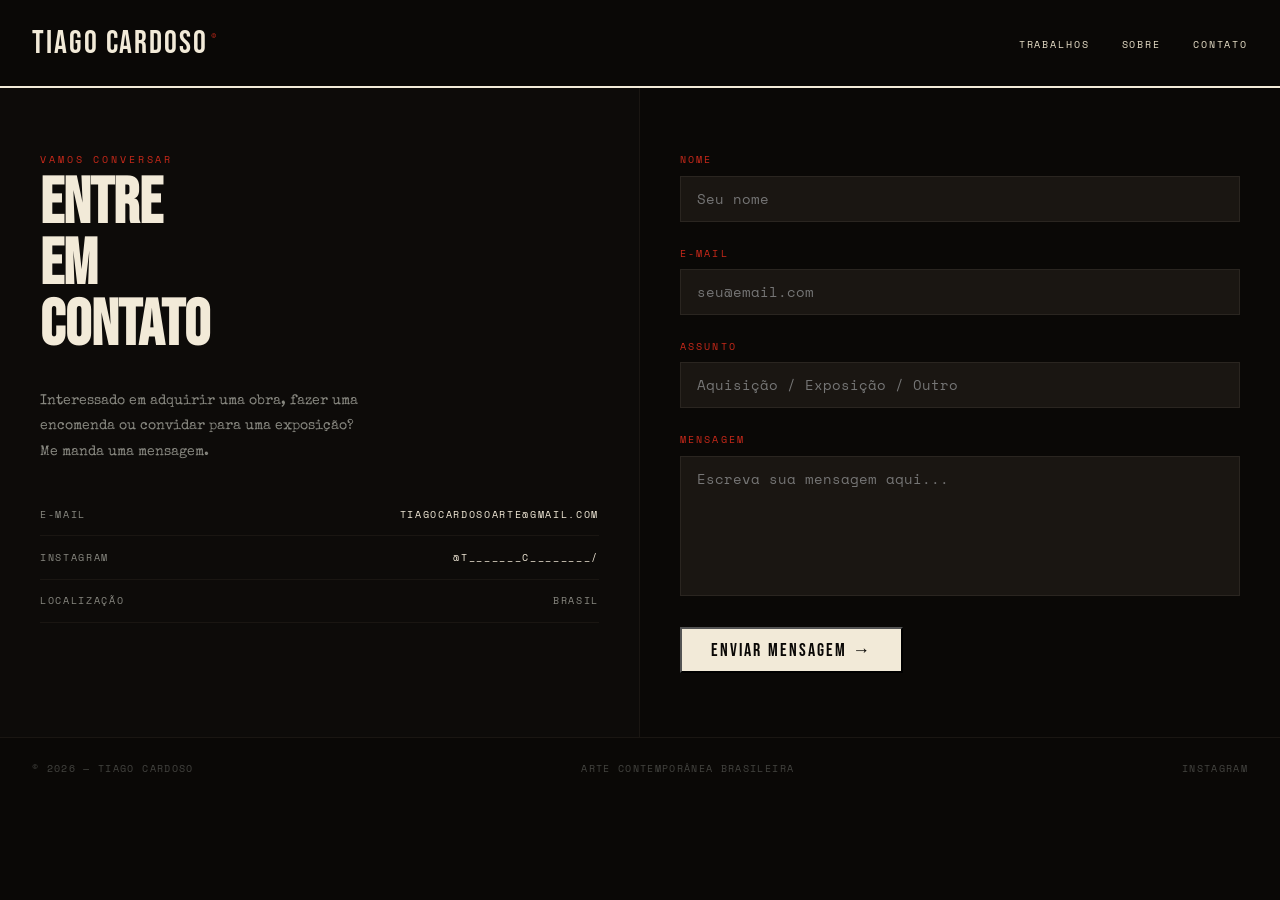
<file: contato.html>
<!DOCTYPE html>
<html lang="pt-BR">
<head>
  <meta charset="UTF-8">
  <meta name="viewport" content="width=device-width, initial-scale=1.0">
  <title>Contato — Obra Bruta</title>
  <link rel="stylesheet" href="style.css">
  <link rel="preconnect" href="https://fonts.googleapis.com">
  <link rel="preconnect" href="https://fonts.gstatic.com" crossorigin>
  <link href="https://fonts.googleapis.com/css2?family=Bebas+Neue&family=Special+Elite&family=Space+Mono:ital,wght@0,400;0,700;1,400&display=swap" rel="stylesheet">
</head>
<body>

  <nav class="nav">
    <a href="index.html" class="nav-logo">Tiago Cardoso</a>
    <button class="nav-toggle" aria-label="Menu" id="navToggle">
      <span></span><span></span><span></span>
    </button>
    <ul class="nav-links" id="navLinks">
      <li><a href="index.html#galeria">Trabalhos</a></li>
      <li><a href="index.html#sobre">Sobre</a></li>
      <li><a href="contato.html">Contato</a></li>
    </ul>
  </nav>

  <div class="contato-layout">
    <div class="contato-info">
      <span class="section-label">Vamos conversar</span>
      <h1 class="contato-title">Entre<br>em<br>Contato</h1>
      <p class="contato-desc">
        Interessado em adquirir uma obra, fazer uma encomenda ou convidar para uma exposição? Me manda uma mensagem.
      </p>
      <div class="contato-links">
        <div class="contato-link-item">
          <span>E-mail</span>
          
          <a href="mailto:seu@email.com">tiagocardosoarte@gmail.com</a>
        </div>
        <div class="contato-link-item">
          <span>Instagram</span>
          
          <a href="https://www.instagram.com/t_______c________/" target="_blank" rel="noopener">@t_______c________/</a>
        </div>
        <div class="contato-link-item">
          <span>Localização</span>
          <span>Brasil</span>
        </div>
      </div>
    </div>

    <div class="contato-form">
      <form id="contatoForm" action="https://formspree.io/f/xaqvgjzn" method="POST">
      
        <div class="form-group">
          <label class="form-label" for="nome">Nome</label>
          <input class="form-input" type="text" id="nome" name="nome" placeholder="Seu nome" required>
        </div>
        <div class="form-group">
          <label class="form-label" for="email">E-mail</label>
          <input class="form-input" type="email" id="email" name="email" placeholder="seu@email.com" required>
        </div>
        <div class="form-group">
          <label class="form-label" for="assunto">Assunto</label>
          <input class="form-input" type="text" id="assunto" name="assunto" placeholder="Aquisição / Exposição / Outro">
        </div>
        <div class="form-group">
          <label class="form-label" for="mensagem">Mensagem</label>
          <textarea class="form-textarea" id="mensagem" name="mensagem" placeholder="Escreva sua mensagem aqui..." required></textarea>
        </div>
        <button type="submit" class="btn-solid">Enviar Mensagem →</button>
        <p id="formMsg" style="margin-top: 1rem; font-size: 0.7rem; color: #888; display: none;"></p>
      </form>
    </div>
  </div>

  <footer class="footer">
    <span>© 2026 — Tiago Cardoso</span>
    <span>Arte Contemporânea Brasileira</span>
    <span><a href="https://instagram.com/" target="_blank" rel="noopener">Instagram</a></span>
  </footer>

  <script src="script.js"></script>
  <script>
    
    document.getElementById('contatoForm').addEventListener('submit', function(e) {
      const btn = this.querySelector('button[type=submit]');
      const msg = document.getElementById('formMsg');
      btn.textContent = 'Enviando...';
      btn.disabled = true;

      setTimeout(() => {
        msg.textContent = 'Mensagem enviada! Respondo em breve.';
        msg.style.display = 'block';
        msg.style.color = '#f5c518';
      }, 1500);
    });
  </script>
</body>
</html>
</file>
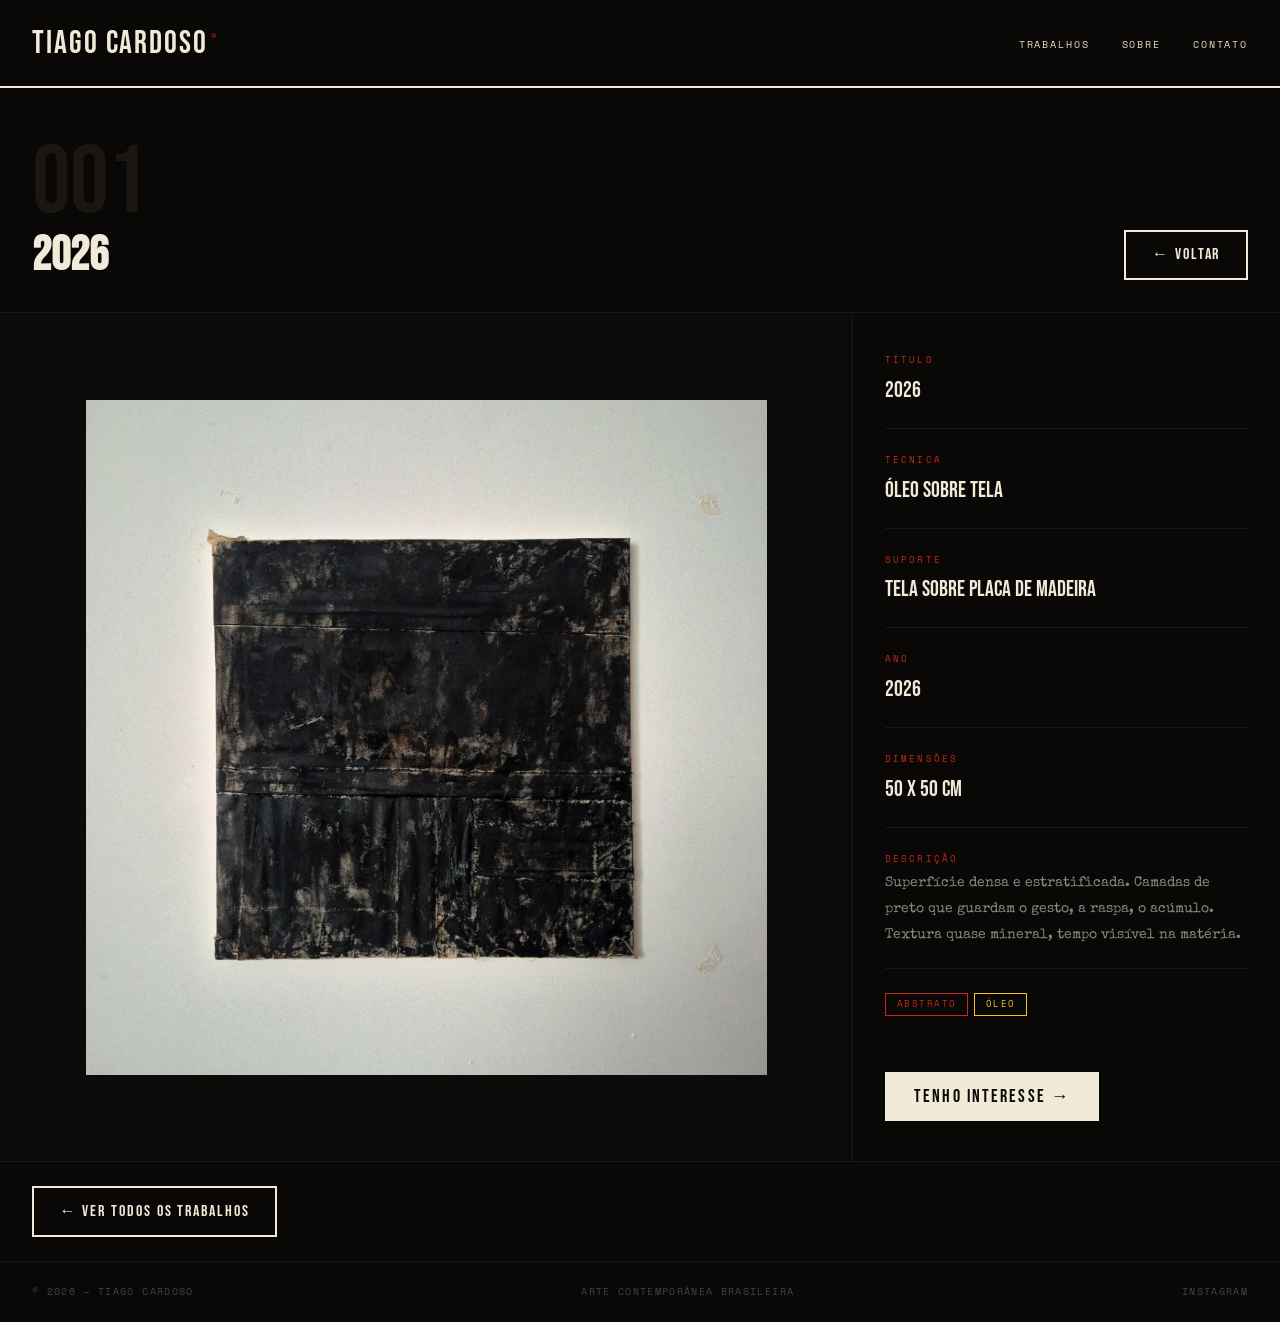
<file: obra.html>
<!DOCTYPE html>
<html lang="pt-BR">
<head>
  <meta charset="UTF-8">
  <meta name="viewport" content="width=device-width, initial-scale=1.0">
  <title>Obra — Obra Bruta</title>
  <link rel="stylesheet" href="style.css">
  <link rel="preconnect" href="https://fonts.googleapis.com">
  <link rel="preconnect" href="https://fonts.gstatic.com" crossorigin>
  <link href="https://fonts.googleapis.com/css2?family=Bebas+Neue&family=Special+Elite&family=Space+Mono:ital,wght@0,400;0,700;1,400&display=swap" rel="stylesheet">
</head>
<body>

  <nav class="nav">
    <a href="index.html" class="nav-logo">Tiago Cardoso</a>
    <button class="nav-toggle" aria-label="Menu" id="navToggle">
      <span></span><span></span><span></span>
    </button>
    <ul class="nav-links" id="navLinks">
      <li><a href="index.html#galeria">Trabalhos</a></li>
      <li><a href="index.html#sobre">Sobre</a></li>
      <li><a href="contato.html">Contato</a></li>
    </ul>
  </nav>

  <div class="obra-header">
    <div>
      <div class="obra-num-big" id="obraNum">001</div>
      <h1 class="obra-title-big" id="obraTitulo">Sem Título em Preto</h1>
    </div>
    <a href="index.html#galeria" class="btn-outline">← Voltar</a>
  </div>

  <div class="obra-layout">
    <div class="obra-image-full">
      <img id="obraImagem" src="imagens/pintura1.jpg" alt="Obra de arte" />
    </div>
    <aside class="obra-ficha">
      <div class="ficha-row">
        <div class="ficha-label">Título</div>
        <div class="ficha-value" id="fichaTitle">Sem Título em Preto</div>
      </div>
      <div class="ficha-row">
        <div class="ficha-label">Técnica</div>
        <div class="ficha-value" id="fichaTecnica">Técnica mista</div>
      </div>
      <div class="ficha-row">
        <div class="ficha-label">Suporte</div>
        <div class="ficha-value" id="fichaSuporte">Tela crua</div>
      </div>
      <div class="ficha-row">
        <div class="ficha-label">Ano</div>
        <div class="ficha-value" id="fichaAno">2026</div>
      </div>
      <div class="ficha-row">
        <div class="ficha-label">Dimensões</div>
        <div class="ficha-value" id="fichaDim">60 × 60 cm</div>
      </div>
      <div class="ficha-row">
        <div class="ficha-label">Descrição</div>
        <p class="ficha-text" id="fichaDesc">
          Tinta acrílica e técnica mista sobre tela crua. Textura densa, quase mineral. A superfície queimada carrega tempo — camadas que sobreviveram ao próprio gesto.
        </p>
      </div>
      <div class="tag-list" id="fichaTags">
        <span class="tag tag-red">Abstrato</span>
        <span class="tag tag-yellow">Técnica mista</span>
        <span class="tag">Acrílica</span>
      </div>
      <a href="contato.html" class="btn-solid" style="align-self: flex-start;">Tenho Interesse →</a>
    </aside>
  </div>

  <div class="obra-back">
    <a href="index.html#galeria" class="btn-outline">← Ver todos os trabalhos</a>
  </div>

  <footer class="footer">
    <span>© 2026 — Tiago Cardoso</span>
    <span>Arte Contemporânea Brasileira</span>
    <span><a href="https://instagram.com/" target="_blank" rel="noopener">Instagram</a></span>
  </footer>

  <script src="script.js"></script>
  <script>

    const obras = {
      1: {
        num: "001",
        titulo: "2026",
        imagem: "imagens/pintura1.jpg",
        tecnica: "Óleo sobre tela",
        suporte: "Tela sobre placa de madeira",
        ano: "2026",
        dim: "50 x 50 cm",
        desc: "Superfície densa e estratificada. Camadas de preto que guardam o gesto, a raspa, o acúmulo. Textura quase mineral, tempo visível na matéria.",
        tags: ["Abstrato", "Óleo"]
      },
      3: {
        num: "003",
        titulo: "2026",
        imagem: "imagens/pintura3.jpg",
        tecnica: "Óleo sobre tela",
        suporte: "Tela sobre placa de borracha",
        ano: "2026",
        dim: "10 x 10 x 2 cm",
        desc: "Preto e vermelho escuro em camadas sobrepostas. Um 'a' branco emerge do fundo como signo isolado — letra ou marca, entre texto e gesto. Pequenos pontos vermelhos nos cantos ancoram a composição.",
        tags: ["Abstrato", "Óleo", "Matéria mista"]
      },
      4: {
        num: "004",
        titulo: "2026",
        imagem: "imagens/pintura4.jpg",
        tecnica: "Óleo sobre tela",
        suporte: "Tela sobre placa de madeira",
        ano: "2026",
        dim: "18 x 12 x 2 cm",
        desc: "Variação da série preta. Tons de carvão e cinza revelam mais do suporte — a tela respira entre as camadas. A grade implícita divide o espaço em campos de matéria desigual.",
        tags: ["Abstrato", "Óleo"]
      },
      5: {
        num: "005",
        titulo: "2026",
        imagem: "imagens/pintura5.jpg",
        tecnica: "Óleo sobre tela",
        suporte: "Tela sobre placa de madeira",
        ano: "2026",
        dim: "18 x 12 x 2 cm",
        desc: "Tela sobre placa de madeira sem chassi. A superfície cede e dobra — o suporte é parte da obra. Ocre, cinza e branco desgastado, como fragmento escavado, antigo.",
        tags: ["Abstrato", "Óleo"]
      },
      6: {
        num: "006",
        titulo: "2026",
        imagem: "imagens/pintura6.jpg",
        tecnica: "Óleo sobre tela",
        suporte: "Tela sobre placa de madeira",
        ano: "2026",
        dim: "11 x 10 x 2,5 cm",
        desc: "Pequena tela de tons claros — bege, cinza e lavanda. Um acidente vermelho no centro. Névoa e silêncio. A menor escala intensifica a intimidade da matéria.",
        tags: ["Abstrato", "Óleo"]
      },
      7: {
        num: "007",
        titulo: "2026",
        imagem: "imagens/pintura7.jpg",
        tecnica: "Óleo sobre tela",
        suporte: "Tela sobre placa de madeira",
        ano: "2026",
        dim: "19 x 13 x 2 cm",
        desc: "Amarelo irrompendo no preto. Manchas vibrantes no topo e uma forma triangular solitária na base. O contraste é violento e deliberado — luz súbita sobre superfície carbonizada.",
        tags: ["Abstrato", "Óleo"]
      }
    };


    const params = new URLSearchParams(window.location.search);
    const id = parseInt(params.get('id')) || 1;
    const obra = obras[id] || obras[1];

  
    document.title = obra.titulo + " — Obra Bruta";
    document.getElementById('obraNum').textContent = obra.num;
    document.getElementById('obraTitulo').textContent = obra.titulo;
    document.getElementById('obraImagem').src = obra.imagem;
    document.getElementById('obraImagem').alt = obra.titulo;
    document.getElementById('fichaTitle').textContent = obra.titulo;
    document.getElementById('fichaTecnica').textContent = obra.tecnica;
    document.getElementById('fichaSuporte').textContent = obra.suporte;
    document.getElementById('fichaAno').textContent = obra.ano;
    document.getElementById('fichaDim').textContent = obra.dim;
    document.getElementById('fichaDesc').textContent = obra.desc;

    const tagContainer = document.getElementById('fichaTags');
    tagContainer.innerHTML = '';
    obra.tags.forEach((t, i) => {
      const span = document.createElement('span');
      span.className = 'tag' + (i === 0 ? ' tag-red' : i === 1 ? ' tag-yellow' : '');
      span.textContent = t;
      tagContainer.appendChild(span);
    });
  </script>
</body>
</html>
</file>
<file: style.css>
@import url('https://fonts.googleapis.com/css2?family=Bebas+Neue&family=Special+Elite&family=Space+Mono:ital,wght@0,400;0,700;1,400&display=swap');


*, *::before, *::after {
  margin: 0;
  padding: 0;
  box-sizing: border-box;
}

:root {
  --black:      #0a0806;
  --black-soft: #0d0b09;
  --gray-dark:  #1a1612;
  --gray-mid:   #2a2520;
  --off-white:  #f2ead8;
  --cream:      #e8dfc8;
  --muted:      #888880;
  --faint:      #444440;
  --red:        #c8291a;
  --yellow:     #f5c518;

  --font-display: 'Bebas Neue', sans-serif;
  --font-body:    'Space Mono', monospace;
  --font-serif:   'Special Elite', cursive;
}

html {
  scroll-behavior: smooth;
}

body {
  background-color: var(--black);
  color: var(--off-white);
  font-family: var(--font-body);
  font-size: 16px;
  line-height: 1.6;
  overflow-x: hidden;
}

img {
  display: block;
  max-width: 100%;
}

a {
  color: inherit;
  text-decoration: none;
}


.nav {
  position: sticky;
  top: 0;
  z-index: 200;
  display: flex;
  justify-content: space-between;
  align-items: center;
  padding: 1.1rem 2rem;
  background: var(--black);
  border-bottom: 2px solid var(--off-white);
}

.nav-logo {
  font-family: var(--font-display);
  font-size: 2rem;
  letter-spacing: 0.06em;
  color: var(--off-white);
  position: relative;
}

.nav-logo::after {
  content: '©';
  font-family: var(--font-body);
  font-size: 0.55rem;
  vertical-align: super;
  margin-left: 3px;
  color: var(--red);
}

.nav-links {
  display: flex;
  gap: 2rem;
  list-style: none;
}

.nav-links a {
  font-size: 0.65rem;
  letter-spacing: 0.18em;
  text-transform: uppercase;
  color: var(--cream);
  border-bottom: 1px solid transparent;
  padding-bottom: 2px;
  transition: color 0.2s, border-color 0.2s;
}

.nav-links a:hover {
  color: var(--yellow);
  border-color: var(--yellow);
}


.nav-toggle {
  display: none;
  flex-direction: column;
  gap: 5px;
  background: none;
  border: none;
  cursor: pointer;
  padding: 4px;
}

.nav-toggle span {
  display: block;
  width: 24px;
  height: 2px;
  background: var(--off-white);
  transition: transform 0.2s, opacity 0.2s;
}

.ticker {
  overflow: hidden;
  background: var(--black-soft);
  border-bottom: 1px solid var(--gray-dark);
  padding: 0.7rem 0;
  white-space: nowrap;
}

.ticker-inner {
  display: inline-block;
  font-family: var(--font-display);
  font-size: 1rem;
  letter-spacing: 0.12em;
  color: #2a2520;
  animation: ticker-scroll 20s linear infinite;
}

.ticker-inner .dot {
  color: var(--red);
  margin: 0 1rem;
}

@keyframes ticker-scroll {
  from { transform: translateX(0); }
  to   { transform: translateX(-50%); }
}


.hero {
  display: grid;
  grid-template-columns: 1fr auto;
  align-items: end;
  gap: 1rem;
  padding: 4rem 2rem 3rem;
  border-bottom: 2px solid var(--gray-dark);
}

.hero-tag {
  display: block;
  font-size: 0.6rem;
  letter-spacing: 0.3em;
  text-transform: uppercase;
  color: var(--red);
  margin-bottom: 1rem;
}

.hero-title {
  font-family: var(--font-display);
  font-size: clamp(4rem, 10vw, 8rem);
  line-height: 0.9;
  letter-spacing: 0.02em;
  color: var(--off-white);
  margin-bottom: 1.5rem;
}

.hero-title .crossed {
  position: relative;
  display: inline-block;
}

.hero-title .crossed::after {
  content: '';
  position: absolute;
  left: 0;
  top: 50%;
  width: 100%;
  height: 5px;
  background: var(--red);
  transform: translateY(-50%) rotate(-1.5deg);
}

.hero-desc {
  font-family: var(--font-serif);
  font-size: 0.85rem;
  letter-spacing: 0.04em;
  color: var(--muted);
  max-width: 400px;
  line-height: 1.9;
  margin-bottom: 2rem;
}

.hero-num {
  font-family: var(--font-display);
  font-size: 8rem;
  color: var(--gray-dark);
  line-height: 1;
  user-select: none;
  align-self: flex-start;
  margin-top: 0.5rem;
}

.btn-solid {
  display: inline-block;
  padding: 0.65rem 1.8rem;
  background: var(--off-white);
  color: var(--black);
  font-family: var(--font-display);
  font-size: 1.1rem;
  letter-spacing: 0.12em;
  text-transform: uppercase;
  cursor: pointer;
  transition: background 0.15s, transform 0.12s;
}

.btn-solid:hover {
  background: var(--yellow);
  transform: translate(-3px, -3px);
}

.btn-outline {
  display: inline-block;
  padding: 0.65rem 1.6rem;
  border: 2px solid var(--off-white);
  color: var(--off-white);
  font-family: var(--font-display);
  font-size: 1rem;
  letter-spacing: 0.12em;
  text-transform: uppercase;
  cursor: pointer;
  transition: background 0.15s, color 0.15s, transform 0.12s;
}

.btn-outline:hover {
  background: var(--off-white);
  color: var(--black);
  transform: translate(-3px, -3px);
}

/* === DESTAQUE === */
.featured {
  display: grid;
  grid-template-columns: 1fr 1fr;
  min-height: 480px;
  border-bottom: 2px solid var(--gray-dark);
}

.featured-image {
  position: relative;
  overflow: hidden;
  background: #111;
}

.featured-image img {
  width: 100%;
  height: 100%;
  object-fit: cover;
  transition: transform 0.5s ease;
}

.featured-image:hover img {
  transform: scale(1.03);
}

.featured-label {
  position: absolute;
  top: 1.2rem;
  left: 1.2rem;
  background: var(--red);
  color: var(--off-white);
  font-family: var(--font-display);
  font-size: 0.8rem;
  letter-spacing: 0.14em;
  padding: 0.25rem 0.8rem;
  text-transform: uppercase;
}

.featured-info {
  padding: 3rem 2.5rem;
  display: flex;
  flex-direction: column;
  justify-content: center;
  border-left: 2px solid var(--gray-dark);
  background: var(--black-soft);
}

.featured-num {
  font-family: var(--font-display);
  font-size: 5rem;
  color: var(--gray-dark);
  line-height: 1;
  margin-bottom: -0.8rem;
}

.featured-title {
  font-family: var(--font-display);
  font-size: 2.8rem;
  line-height: 1;
  color: var(--off-white);
  margin-bottom: 1.2rem;
}

.featured-body {
  font-family: var(--font-serif);
  font-size: 0.85rem;
  line-height: 1.9;
  color: var(--muted);
  margin-bottom: 1.5rem;
  max-width: 360px;
}

.tag-list {
  display: flex;
  flex-wrap: wrap;
  gap: 0.4rem;
  margin-bottom: 2rem;
}

.tag {
  font-size: 0.58rem;
  letter-spacing: 0.16em;
  text-transform: uppercase;
  padding: 0.2rem 0.65rem;
  border: 1px solid var(--gray-mid);
  color: var(--muted);
  font-family: var(--font-body);
}

.tag-red    { border-color: var(--red);    color: var(--red); }
.tag-yellow { border-color: var(--yellow); color: var(--yellow); }


.gallery-section {
  padding: 0 0 2rem;
}

.section-header {
  padding: 2.5rem 2rem 0;
  border-bottom: 1px solid var(--gray-dark);
  margin-bottom: 0;
}

.section-label {
  display: block;
  font-size: 0.6rem;
  letter-spacing: 0.3em;
  text-transform: uppercase;
  color: var(--red);
  margin-bottom: 0.4rem;
}

.section-title {
  font-family: var(--font-display);
  font-size: 3rem;
  color: var(--off-white);
  padding-bottom: 1.2rem;
}

.filter-bar {
  padding: 1rem 2rem;
  display: flex;
  flex-wrap: wrap;
  gap: 0.5rem;
  align-items: center;
  border-bottom: 1px solid var(--gray-dark);
  background: var(--black-soft);
}

.filter-label {
  font-size: 0.6rem;
  letter-spacing: 0.2em;
  text-transform: uppercase;
  color: var(--faint);
  margin-right: 0.4rem;
}

.filter-btn {
  padding: 0.3rem 0.9rem;
  background: transparent;
  border: 1px solid var(--gray-mid);
  color: var(--muted);
  font-family: var(--font-body);
  font-size: 0.62rem;
  letter-spacing: 0.1em;
  cursor: pointer;
  text-transform: uppercase;
  transition: all 0.15s;
}

.filter-btn:hover,
.filter-btn.active {
  background: var(--off-white);
  color: var(--black);
  border-color: var(--off-white);
}

.gallery {
  display: grid;
  grid-template-columns: repeat(auto-fill, minmax(280px, 1fr));
  gap: 0;
}

.work-item {
  position: relative;
  border: 1px solid var(--gray-dark);
  background: #111;
  overflow: hidden;
  aspect-ratio: 1 / 1;
  transition: opacity 0.3s;
}

.work-item.hidden {
  display: none;
}

.work-img-wrap {
  position: relative;
  width: 100%;
  height: 100%;
}

.work-item img {
  width: 100%;
  height: 100%;
  object-fit: cover;
  filter: grayscale(15%) contrast(1.05);
  transition: transform 0.4s ease, filter 0.3s ease;
}

.work-item:hover img {
  transform: scale(1.05);
  filter: grayscale(0%) contrast(1.1);
}

.work-overlay {
  position: absolute;
  inset: 0;
  background: linear-gradient(to top, rgba(0,0,0,0.92) 0%, transparent 55%);
  opacity: 0;
  transition: opacity 0.3s;
  display: flex;
  flex-direction: column;
  justify-content: flex-end;
  padding: 1.2rem;
}

.work-item:hover .work-overlay {
  opacity: 1;
}

.work-title {
  font-family: var(--font-display);
  font-size: 1.4rem;
  letter-spacing: 0.06em;
  color: var(--off-white);
  line-height: 1;
}

.work-meta {
  font-size: 0.6rem;
  color: #aaa;
  letter-spacing: 0.15em;
  text-transform: uppercase;
  margin-top: 0.3rem;
}

.work-number {
  position: absolute;
  top: 10px;
  right: 12px;
  font-family: var(--font-display);
  font-size: 1.8rem;
  color: rgba(255,255,255,0.07);
  line-height: 1;
  pointer-events: none;
  user-select: none;
}


.about-strip {
  display: grid;
  grid-template-columns: 1fr 1fr 1fr;
  border-top: 2px solid var(--gray-dark);
  border-bottom: 2px solid var(--gray-dark);
}

.about-cell {
  padding: 2.5rem 2rem;
  border-right: 1px solid var(--gray-dark);
}

.about-cell:last-child {
  border-right: none;
}

.about-label {
  display: block;
  font-size: 0.58rem;
  letter-spacing: 0.26em;
  text-transform: uppercase;
  color: var(--red);
  margin-bottom: 0.7rem;
}

.about-value {
  font-family: var(--font-display);
  font-size: 2.4rem;
  line-height: 1;
  color: var(--off-white);
}

.about-email {
  font-size: 1.1rem;
  padding-top: 0.4rem;
  letter-spacing: 0.02em;
}

.about-email a:hover {
  color: var(--yellow);
}

.about-sub {
  font-size: 0.68rem;
  color: var(--faint);
  margin-top: 0.4rem;
  font-family: var(--font-serif);
  letter-spacing: 0.04em;
}

/* === FOOTER === */
.footer {
  padding: 1.4rem 2rem;
  display: flex;
  justify-content: space-between;
  align-items: center;
  font-size: 0.6rem;
  color: var(--faint);
  letter-spacing: 0.14em;
  text-transform: uppercase;
  border-top: 1px solid var(--gray-dark);
}

.footer a:hover {
  color: var(--yellow);
}


.obra-header {
  padding: 3rem 2rem 2rem;
  border-bottom: 1px solid var(--gray-dark);
  display: flex;
  justify-content: space-between;
  align-items: flex-end;
}

.obra-num-big {
  font-family: var(--font-display);
  font-size: 6rem;
  color: var(--gray-dark);
  line-height: 1;
}

.obra-title-big {
  font-family: var(--font-display);
  font-size: 3rem;
  color: var(--off-white);
  line-height: 1;
}

.obra-layout {
  display: grid;
  grid-template-columns: 2fr 1fr;
  min-height: 70vh;
}

.obra-image-full {
  background: #0d0b09;
  display: flex;
  align-items: center;
  justify-content: center;
  padding: 3rem;
  border-right: 1px solid var(--gray-dark);
}

.obra-image-full img {
  max-height: 75vh;
  width: auto;
  max-width: 100%;
  object-fit: contain;
}

.obra-ficha {
  padding: 2.5rem 2rem;
  display: flex;
  flex-direction: column;
  gap: 1.5rem;
}

.ficha-row {
  border-bottom: 1px solid var(--gray-dark);
  padding-bottom: 1.2rem;
}

.ficha-label {
  font-size: 0.58rem;
  letter-spacing: 0.22em;
  text-transform: uppercase;
  color: var(--red);
  margin-bottom: 0.3rem;
}

.ficha-value {
  font-family: var(--font-display);
  font-size: 1.4rem;
  color: var(--off-white);
}

.ficha-text {
  font-family: var(--font-serif);
  font-size: 0.85rem;
  color: var(--muted);
  line-height: 1.9;
}

.obra-back {
  padding: 1.5rem 2rem;
  border-top: 1px solid var(--gray-dark);
}

/* === PÁGINA CONTATO === */
.contato-layout {
  display: grid;
  grid-template-columns: 1fr 1fr;
  min-height: 70vh;
}

.contato-info {
  padding: 4rem 2.5rem;
  border-right: 1px solid var(--gray-dark);
  background: var(--black-soft);
}

.contato-title {
  font-family: var(--font-display);
  font-size: 4rem;
  line-height: 0.95;
  margin-bottom: 2rem;
}

.contato-desc {
  font-family: var(--font-serif);
  font-size: 0.85rem;
  color: var(--muted);
  line-height: 1.9;
  max-width: 320px;
  margin-bottom: 2.5rem;
}

.contato-links {
  display: flex;
  flex-direction: column;
  gap: 0.8rem;
}

.contato-link-item {
  font-size: 0.65rem;
  letter-spacing: 0.16em;
  text-transform: uppercase;
  color: var(--muted);
  border-bottom: 1px solid var(--gray-dark);
  padding-bottom: 0.8rem;
  display: flex;
  justify-content: space-between;
  align-items: center;
}

.contato-link-item a {
  color: var(--off-white);
  transition: color 0.15s;
}

.contato-link-item a:hover {
  color: var(--yellow);
}

.contato-form {
  padding: 4rem 2.5rem;
}

.form-group {
  margin-bottom: 1.5rem;
}

.form-label {
  display: block;
  font-size: 0.6rem;
  letter-spacing: 0.22em;
  text-transform: uppercase;
  color: var(--red);
  margin-bottom: 0.5rem;
}

.form-input,
.form-textarea {
  width: 100%;
  background: var(--gray-dark);
  border: 1px solid var(--gray-mid);
  color: var(--off-white);
  font-family: var(--font-body);
  font-size: 0.85rem;
  padding: 0.75rem 1rem;
  transition: border-color 0.2s;
  outline: none;
  resize: none;
}

.form-input:focus,
.form-textarea:focus {
  border-color: var(--off-white);
}

.form-textarea {
  min-height: 140px;
}


@media (max-width: 768px) {

  .nav-toggle { display: flex; }

  .nav-links {
    display: none;
    position: absolute;
    top: 100%;
    left: 0;
    right: 0;
    background: var(--black);
    flex-direction: column;
    padding: 1.5rem 2rem;
    gap: 1.2rem;
    border-bottom: 2px solid var(--off-white);
    z-index: 200;
  }

  .nav-links.open { display: flex; }

  .nav-links a { font-size: 0.75rem; }

  /* hero */  .hero {
    grid-template-columns: 1fr;
    padding: 2.5rem 1.5rem;
  }

  .hero-num { display: none; }


  .featured {
    grid-template-columns: 1fr;
  }

  .featured-image {
    aspect-ratio: 4 / 3;
  }

  .featured-info {
    padding: 2rem 1.5rem;
    border-left: none;
    border-top: 2px solid var(--gray-dark);
  }

  .featured-title { font-size: 2rem; }


  .gallery {
    grid-template-columns: 1fr 1fr;
  }


  .about-strip {
    grid-template-columns: 1fr;
  }

  .about-cell {
    border-right: none;
    border-bottom: 1px solid var(--gray-dark);
  }


  .obra-layout {
    grid-template-columns: 1fr;
  }

  .obra-image-full {
    border-right: none;
    border-bottom: 1px solid var(--gray-dark);
    padding: 2rem 1.5rem;
  }

  .obra-ficha { padding: 2rem 1.5rem; }


  .contato-layout {
    grid-template-columns: 1fr;
  }

  .contato-info {
    padding: 2.5rem 1.5rem;
    border-right: none;
    border-bottom: 1px solid var(--gray-dark);
  }

  .contato-form { padding: 2.5rem 1.5rem; }

  .footer {
    flex-direction: column;
    gap: 0.5rem;
    text-align: center;
  }
}

@media (max-width: 480px) {
  .gallery {
    grid-template-columns: 1fr;
  }

  .hero-title {
    font-size: 3.5rem;
  }
}

.bio {
  padding: 4rem 2rem;
  border-bottom: 2px solid var(--gray-dark);
  display: grid;
  grid-template-columns: 200px 1fr;
  gap: 3rem;
  align-items: start;
}

.bio-content p {
  font-family: var(--font-serif);
  font-size: 1rem;
  color: var(--muted);
  line-height: 2;
  max-width: 640px;
  margin-bottom: 1.2rem;
}

.bio-content p:first-child {
  font-family: var(--font-display);
  font-size: 1.6rem;
  color: var(--off-white);
  line-height: 1.2;
  margin-bottom: 1.5rem;
}



@media (max-width: 768px) {
  .bio {
    grid-template-columns: 1fr;
    gap: 1rem;
  }
}
</file>
